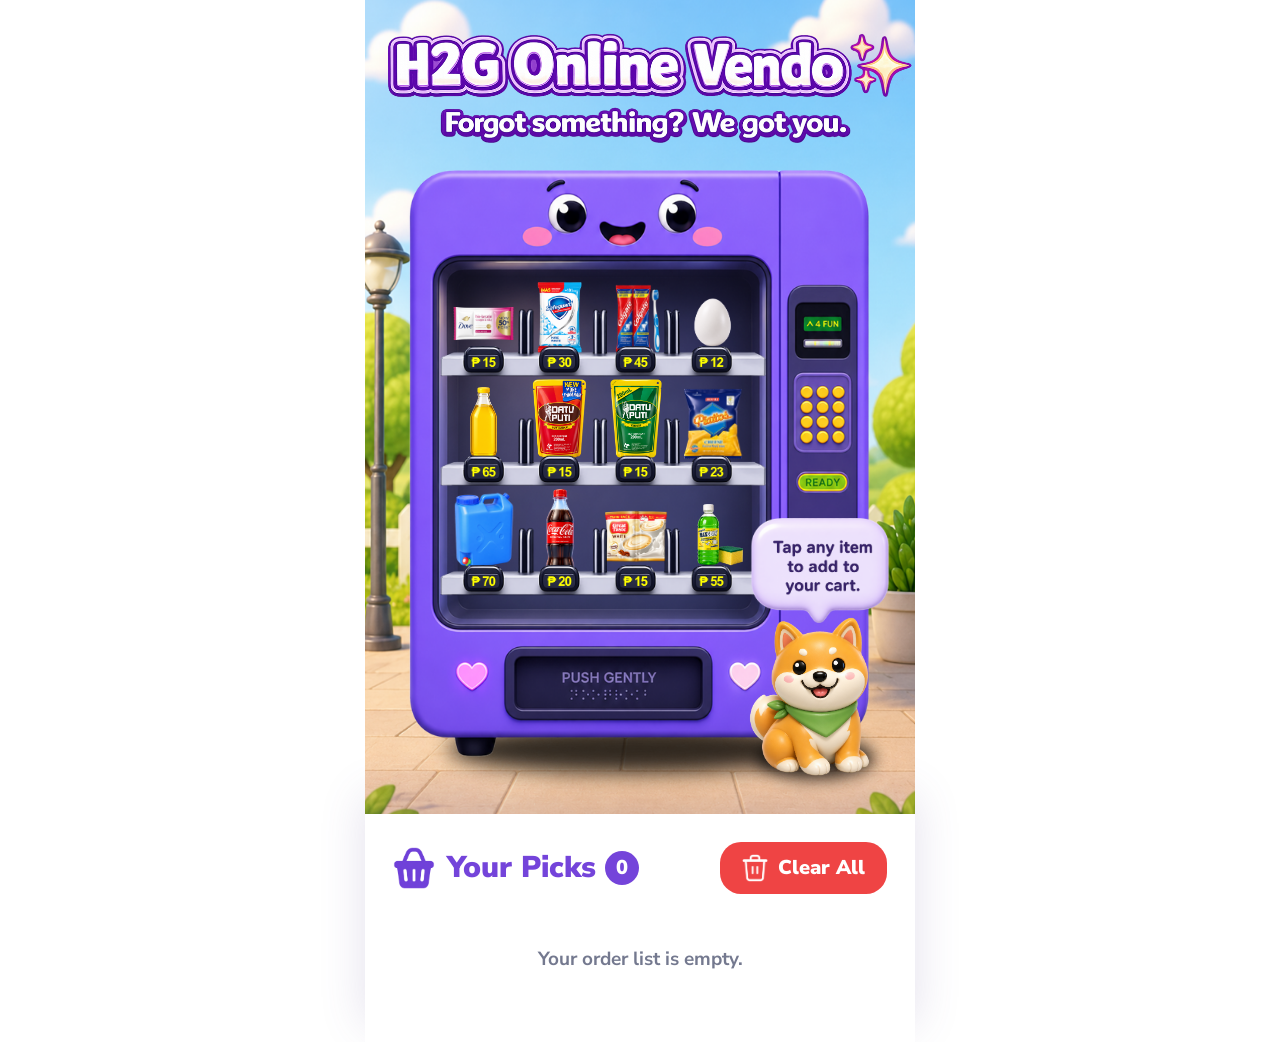
<file: index.html>
<!DOCTYPE html>
<html lang="en">
<head>
  <meta charset="UTF-8">
  <meta name="viewport" content="width=device-width, initial-scale=1.0">
  <title>Vending Machine</title>
  <link rel="stylesheet" href="style.css">
</head>
<body>
  <main class="main">
    <section class="vendo-page" id="vending-machine">
      <img class="title-image" src="images/title.png" alt="Vending Machine">
      <div class="machine">
      <img class="vending-machine" src="images/empty vending machine.png" alt="Vending machine">
      <div class="shelves" aria-hidden="true">
        <img class="shelf" src="images/shelf1.png" alt="">
        <img class="shelf" src="images/shelf2.png" alt="">
        <img class="shelf" src="images/shelf3.png" alt="">
      </div>
      <div class="product-window">
        <div class="product-grid" aria-label="Product grid"></div>
      </div>
      <img class="shiba-dialog" src="images/dialog.png" alt="Tap any item to add to your cart.">
      <img class="shiba" src="images/shiba inu.png" alt="Shiba Inu">
      </div>
    </section>  
    <section class="basket-section" aria-labelledby="basket-title">
      <div class="basket-panel">
        <header class="basket-header">
          <div class="basket-heading">
            <span class="basket-icon" aria-hidden="true"></span>
            <h2 id="basket-title">Your Picks <span class="basket-count">0</span></h2>
          </div>
          <button class="basket-clear" type="button">
            <span class="trash-icon" aria-hidden="true"></span>
            Clear All
          </button>
        </header>
        <div class="basket-list"></div>
        <p class="basket-empty" hidden>Your order list is empty.</p>
        <footer class="basket-footer">
          <div class="basket-total">
            <span>Total</span>
            <strong class="basket-total-price">&#8369;0.00</strong>
          </div>
          <button class="checkout-button" type="button">
            Proceed to Checkout
            <span class="checkout-arrow" aria-hidden="true"></span>
          </button>
        </footer>
      </div>
    </section>
    <p class="receipt-loading" hidden><em>Almost done &mdash; preparing your receipt...</em></p>
    <iframe class="receipt-frame" id="receipt" src="receipt.html" title="Cash receipt" hidden></iframe>
  </main>

  <script src="products.js"></script>
  <script src="script.js"></script>
</body>
</html>
</file>
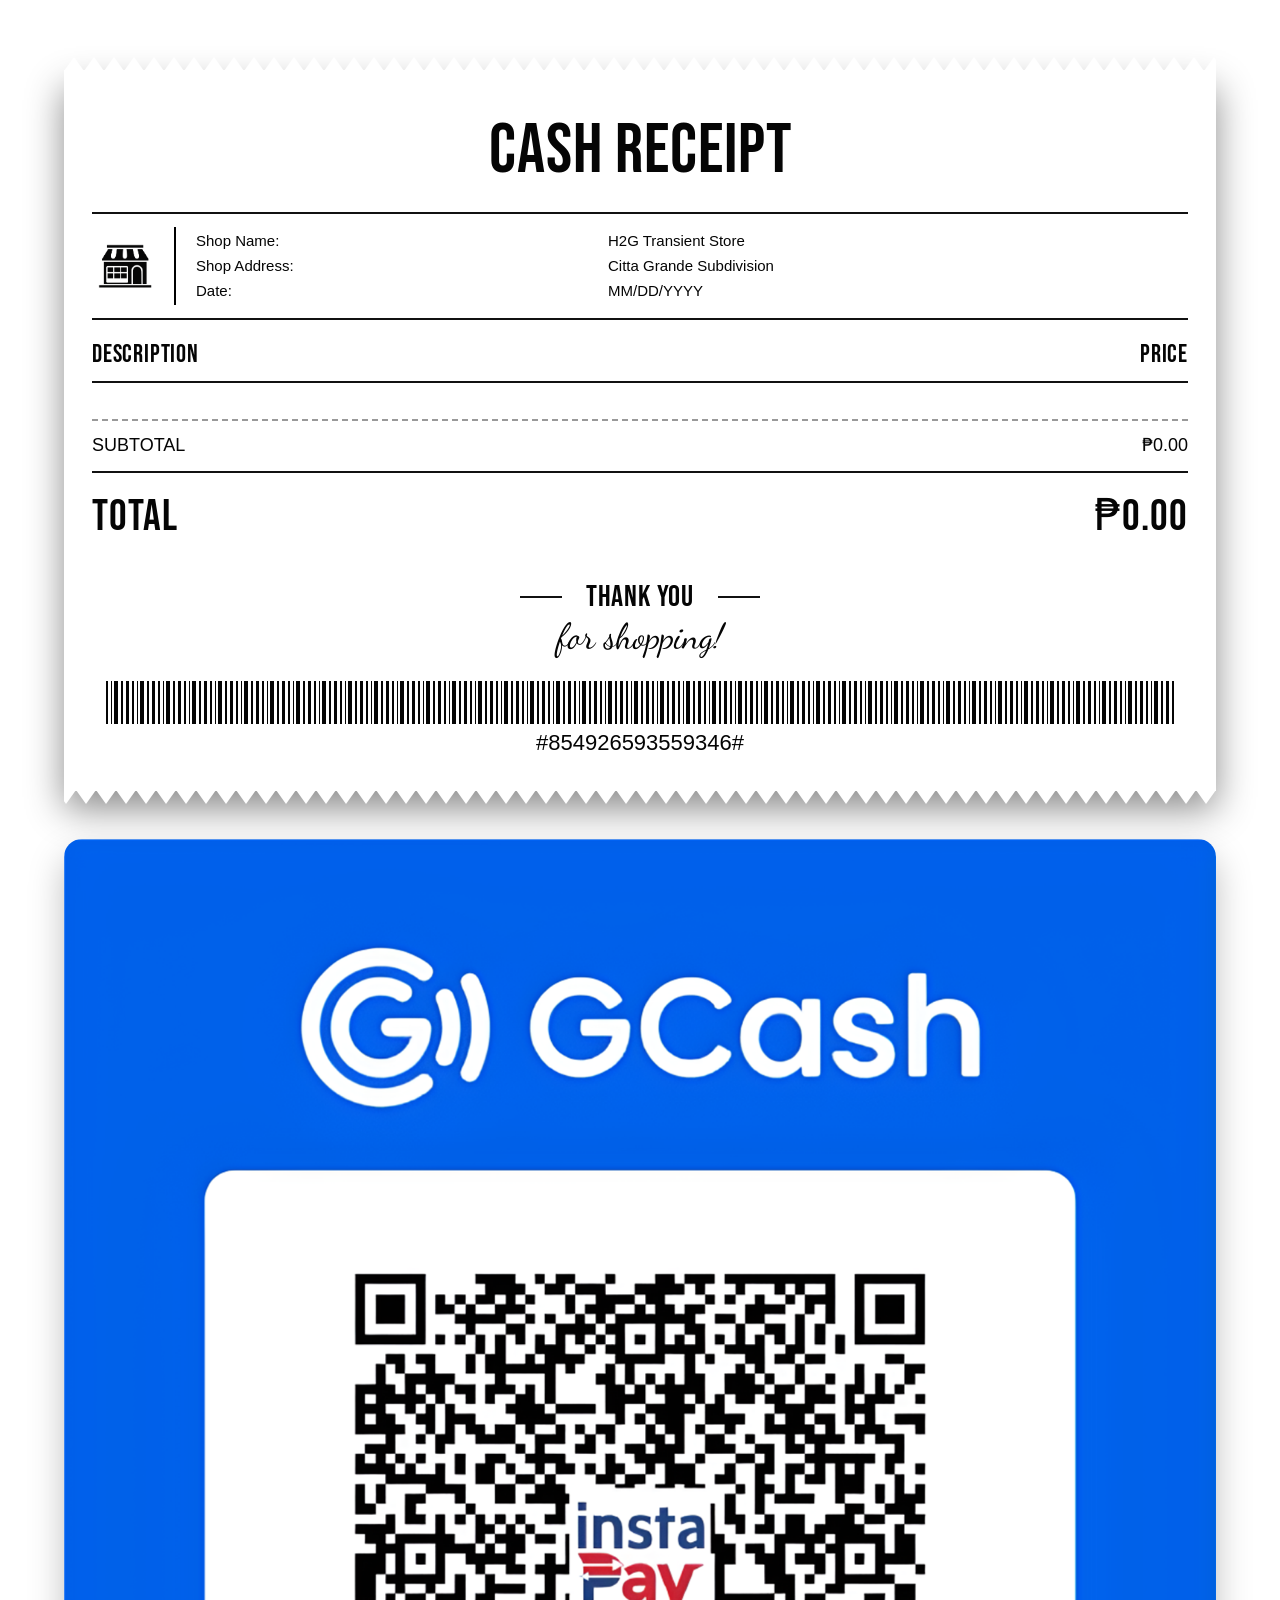
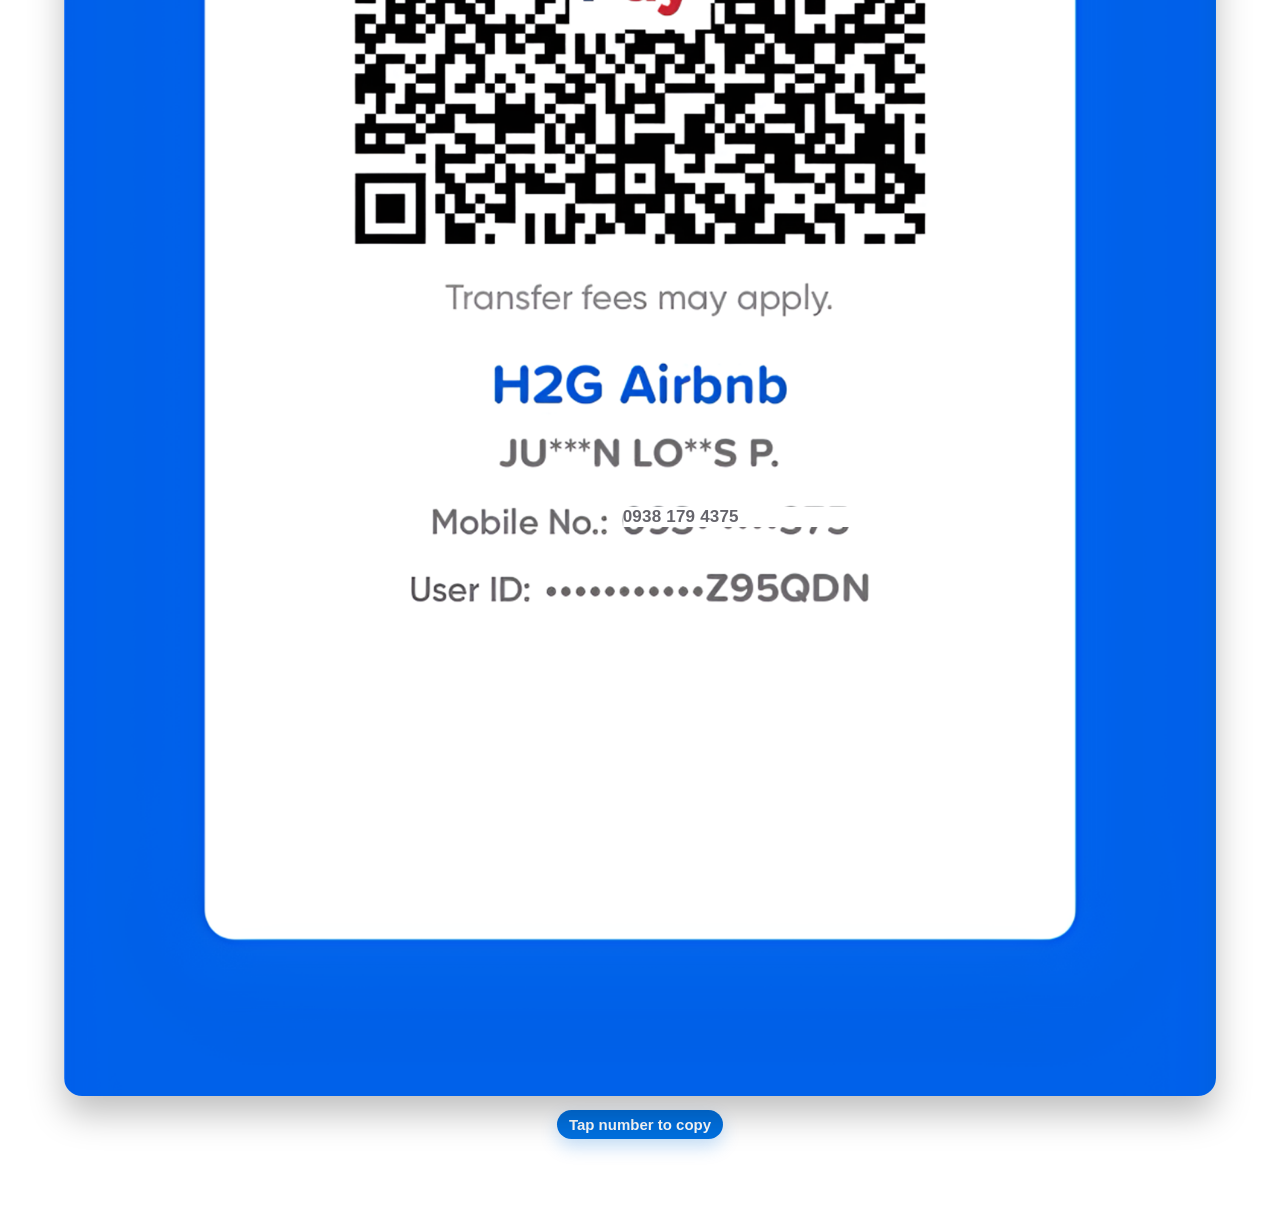
<file: receipt.html>
<!DOCTYPE html>
<html lang="en">
<head>
  <meta charset="UTF-8">
  <meta name="viewport" content="width=device-width, initial-scale=1.0">
  <title>Cash Receipt</title>
  <link rel="preconnect" href="https://fonts.googleapis.com">
  <link rel="preconnect" href="https://fonts.gstatic.com" crossorigin>
  <link href="https://fonts.googleapis.com/css2?family=Bebas+Neue&display=swap" rel="stylesheet">
  <link rel="stylesheet" href="receipt.css">
</head>
<body>
  <section class="receipt">
    <article class="receipt-paper" aria-label="Cash receipt">
      <h2 class="receipt-title">CASH RECEIPT</h2>

      <div class="receipt-rule"></div>

      <div class="receipt-shop">
        <div class="receipt-store-icon" aria-hidden="true">
          <img class="receipt-store-logo" src="images/shop receipt.png" alt="">
        </div>

        <dl class="receipt-info">
          <div>
            <dt>Shop Name:</dt>
            <dd>H2G Transient Store</dd>
          </div>
          <div>
            <dt>Shop Address:</dt>
            <dd>Citta Grande Subdivision</dd>
          </div>
          <div>
            <dt>Date:</dt>
            <dd class="receipt-date">MM/DD/YYYY</dd>
          </div>
        </dl>
      </div>

      <div class="receipt-rule"></div>

      <div class="receipt-items">
        <div class="receipt-items-heading">
          <span>DESCRIPTION</span>
          <span>PRICE</span>
        </div>

        <ul class="receipt-lines" aria-live="polite"></ul>
      </div>

      <div class="receipt-dashed-rule"></div>

      <div class="receipt-summary">
        <div><span>SUBTOTAL</span><span class="receipt-subtotal-price">&#8369;0.00</span></div>
      </div>

      <div class="receipt-rule"></div>

      <div class="receipt-total">
        <span>TOTAL</span>
        <span class="receipt-total-price">&#8369;0.00</span>
      </div>

      <div class="receipt-thanks">
        <h3>THANK YOU</h3>
        <p>for shopping!</p>
      </div>

      <div class="receipt-barcode" aria-hidden="true"></div>
      <p class="receipt-code">#854926593559346#</p>
    </article>

    <figure class="gcash-payment">
      <div class="gcash-card">
        <img class="gcash-qr" src="images/gcash qr.png" alt="GCash QR code">
        <button class="gcash-mobile-number" type="button" data-copy-text="0938 179 4375" aria-label="Copy GCash mobile number 0938 179 4375">0938 179 4375</button>
      </div>
      <figcaption class="gcash-copy-hint" aria-live="polite">Tap number to copy</figcaption>
    </figure>
  </section>

  <script src="receipt.js"></script>
</body>
</html>
</file>
<file: style.css>
@import url("https://fonts.googleapis.com/css2?family=Nunito+Sans:wght@700;900&display=swap");

body {
  margin: 0;
  min-height: 100vh;
  display: grid;
  place-items: start center;
  background: #fff;
  font-family: Arial, sans-serif;
}

html {
  scroll-behavior: smooth;
}

.main {
  width: 100%;
  max-width: 550px;
  min-height: 100vh;
  box-sizing: border-box;
  display: flex;
  flex-direction: column;
}

.vendo-page {
  width: 100%;                             
  height: 100%;
  background: url("images/park.png") center center / cover no-repeat;
  display: flex;
  flex-direction: column;
  padding-bottom: 10%; 
  align-items: center;
  overflow: hidden;
}

.receipt-frame {
  width: 100%;
  height: 1320px;
  border: 0;
  display: block;
  background: #fff;
}

.receipt-frame[hidden] {
  display: none;
}

.receipt-loading {
  margin: 0;
  padding: clamp(28px, 8vw, 42px) clamp(18px, 5vw, 28px);
  color: #9a6af3;
  background: #fff;
  display: grid;
  justify-items: center;
  gap: 14px;
  text-align: center;
  font-family: "Nunito Sans", Arial, sans-serif;
  font-size: clamp(18px, 5vw, 24px);
  font-weight: 900;
}

.receipt-loading[hidden] {
  display: none;
}

.receipt-loading::before {
  content: "";
  width: clamp(34px, 9vw, 46px);
  height: clamp(34px, 9vw, 46px);
  box-sizing: border-box;
  border: 5px solid #e1d5ff;
  border-top-color: #7444da;
  border-radius: 50%;
  animation: receipt-spin 900ms linear infinite;
}

.basket-section {
  width: 100%;
  flex: 1 0 auto;
  box-sizing: border-box;
  margin-top: -2px;
  padding: clamp(18px, 5vw, 28px) clamp(18px, 5vw, 28px) clamp(24px, 7vw, 38px);
  color: #30354d;
  background: #fff;
  border-radius: 0;
  box-shadow: 0 -18px 42px rgba(101, 84, 148, 0.18);
  font-family: "Nunito Sans", Arial, sans-serif;
  font-weight: 700;
  position: relative;
  z-index: 8;
}

.basket-panel {
  box-sizing: border-box;
  width: 100%;
}

.basket-header {
  display: flex;
  align-items: center;
  justify-content: space-between;
  gap: clamp(10px, 3vw, 16px);
  box-sizing: border-box;
  padding: 0 0 clamp(15px, 4vw, 20px);
}

.basket-heading {
  min-width: 0;
  display: flex;
  align-items: center;
  gap: clamp(8px, 2vw, 12px);
  color: #7444da;
}

.basket-icon {
  width: clamp(31px, 8vw, 42px);
  height: clamp(31px, 8vw, 42px);
  flex: 0 0 auto;
  display: inline-block;
  background: url("images/shopping.png") center / contain no-repeat;
}

.basket-header h2 {
  margin: 0;
  display: flex;
  align-items: center;
  gap: clamp(7px, 2vw, 9px);
  color: #7444da;
  font-size: clamp(22px, 6vw, 30px);
  font-weight: 900;
  line-height: 1;
  white-space: nowrap;
}

.basket-count {
  min-width: clamp(26px, 7vw, 34px);
  height: clamp(26px, 7vw, 34px);
  display: inline-grid;
  place-items: center;
  box-sizing: border-box;
  padding: 0 8px;
  color: #fff;
  background: #7444da;
  border-radius: 999px;
  font-size: clamp(15px, 4vw, 20px);
}

.basket-clear {
  min-height: clamp(42px, 11vw, 52px);
  flex: 0 0 auto;
  display: inline-flex;
  align-items: center;
  justify-content: center;
  gap: 10px;
  box-sizing: border-box;
  padding: 0 clamp(14px, 4vw, 22px);
  color: #fff;
  background: #ef4444;
  border: 0;
  border-radius: clamp(14px, 4vw, 21px);
  cursor: pointer;
  font: inherit;
  font-size: clamp(16px, 4.5vw, 20px);
  font-weight: 900;
  -webkit-tap-highlight-color: transparent;
}

.trash-icon {
  width: 1.3em;
  height: 1.3em;
  display: inline-block;
  background: url("images/trash.png") center / contain no-repeat;
}

.basket-list .trash-icon {
  filter: brightness(.75);
}

.basket-clear .trash-icon {
  height: 1.4em;
  filter: brightness(0) invert(1);
}

.basket-list {
  display: grid;
  gap: clamp(13px, 3.5vw, 18px);
  box-sizing: border-box;
}

.basket-card {
  min-height: clamp(74px, 19vw, 94px);
  display: grid;
  grid-template-columns: clamp(54px, 15vw, 72px) minmax(0, 1fr) auto;
  align-items: center;
  gap: clamp(10px, 2.8vw, 16px);
  box-sizing: border-box;
  padding: clamp(10px, 3vw, 14px);
  background: #fff;
  border-radius: clamp(16px, 4.5vw, 22px);
  box-shadow:
    0 14px 26px rgba(44, 48, 73, 0.12),
    0 3px 8px rgba(44, 48, 73, 0.06);
}

.basket-image-wrap {
  width: 100%;
  height: clamp(50px, 14vw, 68px);
  display: grid;
  place-items: center;
  border-radius: 16px;
  background: transparent;
  overflow: hidden;
}

.basket-image {
  display: block;
  width: 100%;
  height: 100%;
  object-fit: contain;
  object-position: center;
}

.basket-details {
  min-width: 0;
}

.basket-details h3 {
  margin: 0 0 clamp(4px, 1.2vw, 6px);
  color: #30354d;
  font-size: clamp(16px, 4.3vw, 22px);
  font-weight: 700;
  line-height: 1.15;
  overflow: hidden;
  text-overflow: ellipsis;
  white-space: nowrap;
}

.basket-price {
  display: block;
  color: #74798f;
  font-size: clamp(14px, 3.8vw, 19px);
  font-weight: 700;
  line-height: 1.1;
}

.basket-actions {
  display: flex;
  align-items: center;
  gap: clamp(6px, 2vw, 10px);
}

.basket-quantity {
  min-width: clamp(82px, 22vw, 110px);
  display: grid;
  grid-template-columns: repeat(3, 1fr);
  align-items: center;
  justify-items: center;
  color: #7444da;
  font-size: clamp(19px, 5vw, 26px);
  font-weight: 700;
}

.quantity-button,
.basket-remove {
  display: grid;
  place-items: center;
  padding: 0;
  color: #9a6af3;
  background: transparent;
  border: 0;
  cursor: pointer;
  font: inherit;
  line-height: 1;
  -webkit-tap-highlight-color: transparent;
}

.quantity-button {
  width: clamp(26px, 7vw, 32px);
  height: clamp(26px, 7vw, 32px);
  font-size: clamp(26px, 7vw, 32px);
  font-weight: 500;
}

.basket-remove {
  width: clamp(28px, 7vw, 34px);
  height: clamp(28px, 7vw, 34px);
  font-size: clamp(20px, 5vw, 24px);
}

.basket-total {
  display: flex;
  align-items: center;
  justify-content: space-between;
  gap: 16px;
  padding: clamp(18px, 5vw, 24px) clamp(14px, 3.5vw, 20px) clamp(20px, 5vw, 26px);
  color: #7444da;
  font-size: clamp(21px, 5.6vw, 29px);
  font-weight: 900;
  line-height: 1;
}

.basket-total-price {
  font-weight: 900;
}

.checkout-button {
  width: 100%;
  min-height: clamp(54px, 14vw, 66px);
  display: flex;
  align-items: center;
  justify-content: center;
  gap: clamp(16px, 5vw, 28px);
  box-sizing: border-box;
  padding: 0 clamp(18px, 5vw, 28px);
  color: #fff;
  background: #16a34a;
  border: 0;
  border-radius: clamp(16px, 4.5vw, 22px);
  box-shadow: 0 12px 22px rgba(22, 163, 74, 0.28);
  cursor: pointer;
  font: inherit;
  font-size: clamp(22px, 6vw, 32px);
  font-weight: 900;
  -webkit-tap-highlight-color: transparent;
}

.checkout-arrow {
  width: 1.65em;
  height: 1.65em;
  margin-left: auto;
  display: inline-block;
  background: url("images/arrow right.png") center / contain no-repeat;
}

.checkout-button:disabled {
  cursor: wait;
  opacity: 0.75;
}

.basket-empty {
  margin: 0;
  padding: clamp(22px, 6vw, 32px) 12px;
  color: #74798f;
  text-align: center;
  font-size: clamp(15px, 4vw, 19px);
  font-weight: 700;
}

.title-image {
  width: 100%;
  margin-top: 24px;
  margin-bottom: 8px;
  transform: translateX(2.5%);
  
}

.machine {
  position: relative;
  width: 100%;
  max-width: 85%;
}

.machine::before {
  content: "";
  position: absolute;
  left: 9%;
  bottom: -2%;
  width: 78%;
  height: 8%;
  border-radius: 50%;
  background: #000000;
  opacity: 0.8;
  filter: blur(10px);
  pointer-events: none;
  z-index: 0;
}

.machine::after {
  content: "";
  position: absolute;
  right: 0%;
  bottom: -3%;
  width: 25%;
  height: 7%;
  border-radius: 50%;
  background: #000000;
  opacity: 0.8;
  filter: blur(8px);
  pointer-events: none;
  z-index: 0;
}

img {
  max-width: 100%;
  height: auto;
  display: block;
}

.vending-machine {
  width: 100%;
  height: auto;
  position: relative;
  z-index: 1;
}

.shiba {
  width: 40%;
  position: absolute;
  right: -8%;
  bottom: -5%;
  z-index: 4;
}

.shiba-dialog {
  width: 30%;
  position: absolute;
  right: -3.5%;
  bottom: 23%;
  z-index: 5;
  visibility: hidden;
  opacity: 0;
  transform: translateY(10px) scale(0.78);
  transform-origin: 68% 100%;
  animation: dialog-pop 350ms cubic-bezier(0.16, 1, 0.3, 1) 4s forwards;
  pointer-events: none;
}

.shelves {
  opacity: 1;
  position: absolute;
  top: 22.5%;
  left: 6.9%;
  width: 70%;
  height: 50%;
  display: flex;
  flex-direction: column;
  justify-content: space-between;
  pointer-events: none;
  z-index: 3;
}

.shelf {
  width: 100%;
}

.product-window {
  position: absolute;
  top: 18.5%;
  left: 41%;
  width: 62%;
  height: 53%;
  overflow: hidden;
  transform: translateX(-50%);
  z-index: 2;
}

.product-grid {
  width: 100%;
  display: grid;
  grid-template-columns: repeat(4, minmax(0, 1fr));
  row-gap: 25px;
  column-gap: 15px;
}

.product {
  visibility: visible;
  aspect-ratio: 3 / 4;
  border: 0;
  background: transparent;
  cursor: pointer;
  outline: none;
  padding: 0;
  display: grid;
  place-items: end center;
  overflow: visible;
  -webkit-tap-highlight-color: transparent;
}

.product:focus {
  outline: none;
}

.product-image {
  width: 100%;
  height: 100%;
  object-fit: contain;
  object-position: center bottom;
  pointer-events: none;
}

.product.falling {
  pointer-events: none;
  animation: fall 1300ms forwards;
}

@keyframes receipt-spin {
  to {
    transform: rotate(360deg);
  }
}

@keyframes dialog-pop {
  0% {
    visibility: visible;
    opacity: 0;
    transform: translateY(10px) scale(0.78);
  }

  60% {
    opacity: 1;
    transform: translateY(-4px) scale(1.06);
  }

  82% {
    transform: translateY(1px) scale(0.98);
  }

  100% {
    visibility: visible;
    opacity: 1;
    transform: translateY(0) scale(1);
  }
}

@keyframes dialog-fade-in {
  to {
    visibility: visible;
    opacity: 1;
    transform: none;
  }
}

@keyframes fall {
  0% {
    transform: scale(1);
    animation-timing-function: ease-out;
  }

  38.5% {
    transform: scale(1.12);
    animation-timing-function: ease-in;
  }

  100% {
    transform: translateY(360px) rotate(25deg) scale(1);
  }
}

@media (prefers-reduced-motion: reduce) {
  .shiba-dialog {
    animation: dialog-fade-in 1ms linear 2s forwards;
  }
}
</file>
<file: receipt.css>
@font-face {
  font-family: "Receipt Script";
  src: url("fonts/receipt-script.woff2") format("woff2");
  font-weight: 400;
  font-style: normal;
  font-display: swap;
}

html,
body {
  margin: 0;
 
}

.receipt {
  width: 100%;
  background: #fff;
  box-sizing: border-box;
  display: flex;
  flex-direction: column;
  align-items: center;
  justify-content: center;
  gap: clamp(32px, 8vw, 48px);
  padding: 70px 0;
}

.receipt-paper {
  width: 90%;
  position: relative;
  box-sizing: border-box;
  background: #fff;
  color: #050505;
  padding: 46px clamp(20px, 6vw, 28px) 34px;
  font-family: Arial, Helvetica, sans-serif;
  line-height: 1.2;
  box-shadow: 0 18px 35px rgba(0, 0, 0, 0.45);
}

.receipt-paper::before,
.receipt-paper::after {
  content: "";
  position: absolute;
  left: 0;
  width: 100%;
  height: 14px;
  background-image: url("data:image/svg+xml,%3Csvg xmlns='http://www.w3.org/2000/svg' width='20' height='14' viewBox='0 0 20 14'%3E%3Cpolygon points='0,14 10,0 20,14' fill='white'/%3E%3C/svg%3E");
  background-repeat: repeat-x;
  background-size: 20px 14px;
}

.receipt-paper::before {
  top: -13px;
}

.receipt-paper::after {
  bottom: -13px;
  transform: rotate(180deg);
}

.receipt-title {
  margin: 0 0 26px;
  text-align: center;
  font-family: "Bebas Neue", Arial, Helvetica, sans-serif;
  font-size: clamp(60px, 8vw, 70px);
  font-weight: 400;
  letter-spacing: 1px;
  line-height: 1;
}

.receipt-rule {
  border-top: 2px solid #111;
  margin: 0;
}

.receipt-shop {
  display: flex;
  align-items: center;
  gap: 20px;
  padding: 18px 0;
}

.receipt-store-icon {
  width: 66px;
  height: 58px;
  position: relative;
  flex: 0 0 66px;
  padding-right: 18px;
  display: grid;
  place-items: center;
}

.receipt-store-icon::after {
  content: "";
  position: absolute;
  top: 50%;
  right: 0;
  width: 2px;
  height: 78px;
  background: #000;
  transform: translateY(-50%);
}

.receipt-store-logo {
  width: 54px;
  height: 54px;
  display: block;
  object-fit: contain;
}

.receipt-info {
  margin: 0;
  flex: 1;
  display: grid;
  gap: 7px;
  font-size: clamp(12px, 2.8vw, 15px);
}

.receipt-info div {
  display: grid;
  grid-template-columns: 1fr 1.45fr;
  gap: 12px;
}

.receipt-info dt,
.receipt-info dd {
  margin: 0;
}

.receipt-items {
  margin-top: 20px;
}

.receipt-items-heading {
  display: flex;
  justify-content: space-between;
  gap: 16px;
  padding-bottom: 11px;
  border-bottom: 2px solid #111;
  font-family: "Bebas Neue", Arial, Helvetica, sans-serif;
  font-weight: 400;
  font-size: clamp(18px, 4.6vw, 25px);
  letter-spacing: 0.8px;
}

.receipt-lines {
  list-style: none;
  margin: 16px 0 0;
  padding: 0;
  display: grid;
  gap: 8px;
  font-size: clamp(13px, 3.5vw, 18px);
}

.receipt-lines li,
.receipt-summary div,
.receipt-total {
  display: flex;
  justify-content: space-between;
  gap: 16px;
}

.receipt-lines li span:first-child {
  min-width: 0;
  overflow-wrap: anywhere;
}

.receipt-lines li span:last-child,
.receipt-summary div span:last-child,
.receipt-total span:last-child {
  flex: 0 0 auto;
}

.receipt-dashed-rule {
  margin: 20px 0 14px;
  border-top: 2px dashed #999;
}

.receipt-summary {
  display: grid;
  gap: 8px;
  font-size: clamp(14px, 3.5vw, 18px);
}

.receipt-summary + .receipt-rule {
  margin-top: 14px;
}

.receipt-total {
  align-items: baseline;
  margin-top: 18px;
  font-family: "Bebas Neue", Arial, Helvetica, sans-serif;
  letter-spacing: 0.9px;
  font-weight: 400;
  font-size: clamp(30px, 8vw, 44px);
}

.receipt-total span:last-child {
  font-size: clamp(30px, 8vw, 44px);
}

.receipt-thanks {
  margin-top: 36px;
  text-align: center;
}

.receipt-thanks h3 {
  margin: 0;
  display: flex;
  align-items: center;
  justify-content: center;
  gap: clamp(12px, 4vw, 24px);
  font-family: "Bebas Neue", Arial, Helvetica, sans-serif;
  font-size: clamp(22px, 5.5vw, 30px);
  font-weight: 400;
  letter-spacing: 0.8px;
}

.receipt-thanks h3::before,
.receipt-thanks h3::after {
  content: "";
  width: clamp(28px, 8vw, 42px);
  border-top: 2px solid #111;
}

.receipt-thanks p {
  margin: 4px 0 0;
  font-family: "Receipt Script", "Segoe Script", cursive;
  font-size: clamp(24px, 6vw, 36px);
  line-height: 1;
}

.receipt-barcode {
  height: 43px;
  margin: 26px 14px 6px;
  background: repeating-linear-gradient(
    90deg,
    #050505 0 2px,
    transparent 2px 5px,
    #050505 5px 6px,
    transparent 6px 8px,
    #050505 8px 12px,
    transparent 12px 15px,
    #050505 15px 17px,
    transparent 17px 20px,
    #050505 20px 23px,
    transparent 23px 26px
  );
}

.receipt-code {
  margin: 0;
  text-align: center;
  font-size: clamp(16px, 4vw, 22px);
}

.gcash-payment {
  width: 90%;
  margin: 0;
  display: grid;
  gap: 10px;
  justify-items: center;
}

.gcash-card {
  width: 100%;
  position: relative;
}

.gcash-qr {
  width: 100%;
  height: auto;
  border-radius: 18px;
  box-shadow: 0 18px 35px rgba(0, 0, 0, 0.25);
}

.gcash-mobile-number {
  position: absolute;
  top: 68.7%;
  left: 65.5%;
  width: 34%;
  border: 0;
  box-sizing: border-box;
  padding: 1px 0 2px;
  color: #66656c;
  background: #fff;
  cursor: pointer;
  text-align: left;
  font-family: Arial, Helvetica, sans-serif;
  font-size: clamp(12px, 3.2vw, 17px);
  font-weight: 700;
  line-height: 1;
  letter-spacing: 0.2px;
  transform: translate(-50%, -50%);
  -webkit-tap-highlight-color: rgba(0, 112, 224, 0.18);
}

.gcash-mobile-number:focus-visible {
  outline: 2px solid #0070e0;
  outline-offset: 2px;
}

.gcash-copy-hint {
  width: fit-content;
  margin: 0;
  box-sizing: border-box;
  padding: 7px 12px;
  color: #fff;
  background: #0070e0;
  border-radius: 999px;
  font-family: Arial, Helvetica, sans-serif;
  font-size: clamp(12px, 3.2vw, 15px);
  font-weight: 700;
  line-height: 1;
  box-shadow: 0 8px 18px rgba(0, 112, 224, 0.22);
}

@media (max-width: 420px) {
  .receipt {
    padding: 54px 0;
  }

  .receipt-shop {
    gap: 14px;
  }

  .receipt-store-icon {
    flex-basis: 54px;
    width: 54px;
    padding-right: 14px;
  }

  .receipt-store-logo {
    width: 44px;
    height: 44px;
  }

  .receipt-info div {
    grid-template-columns: 1fr;
    gap: 1px;
  }
}
</file>
